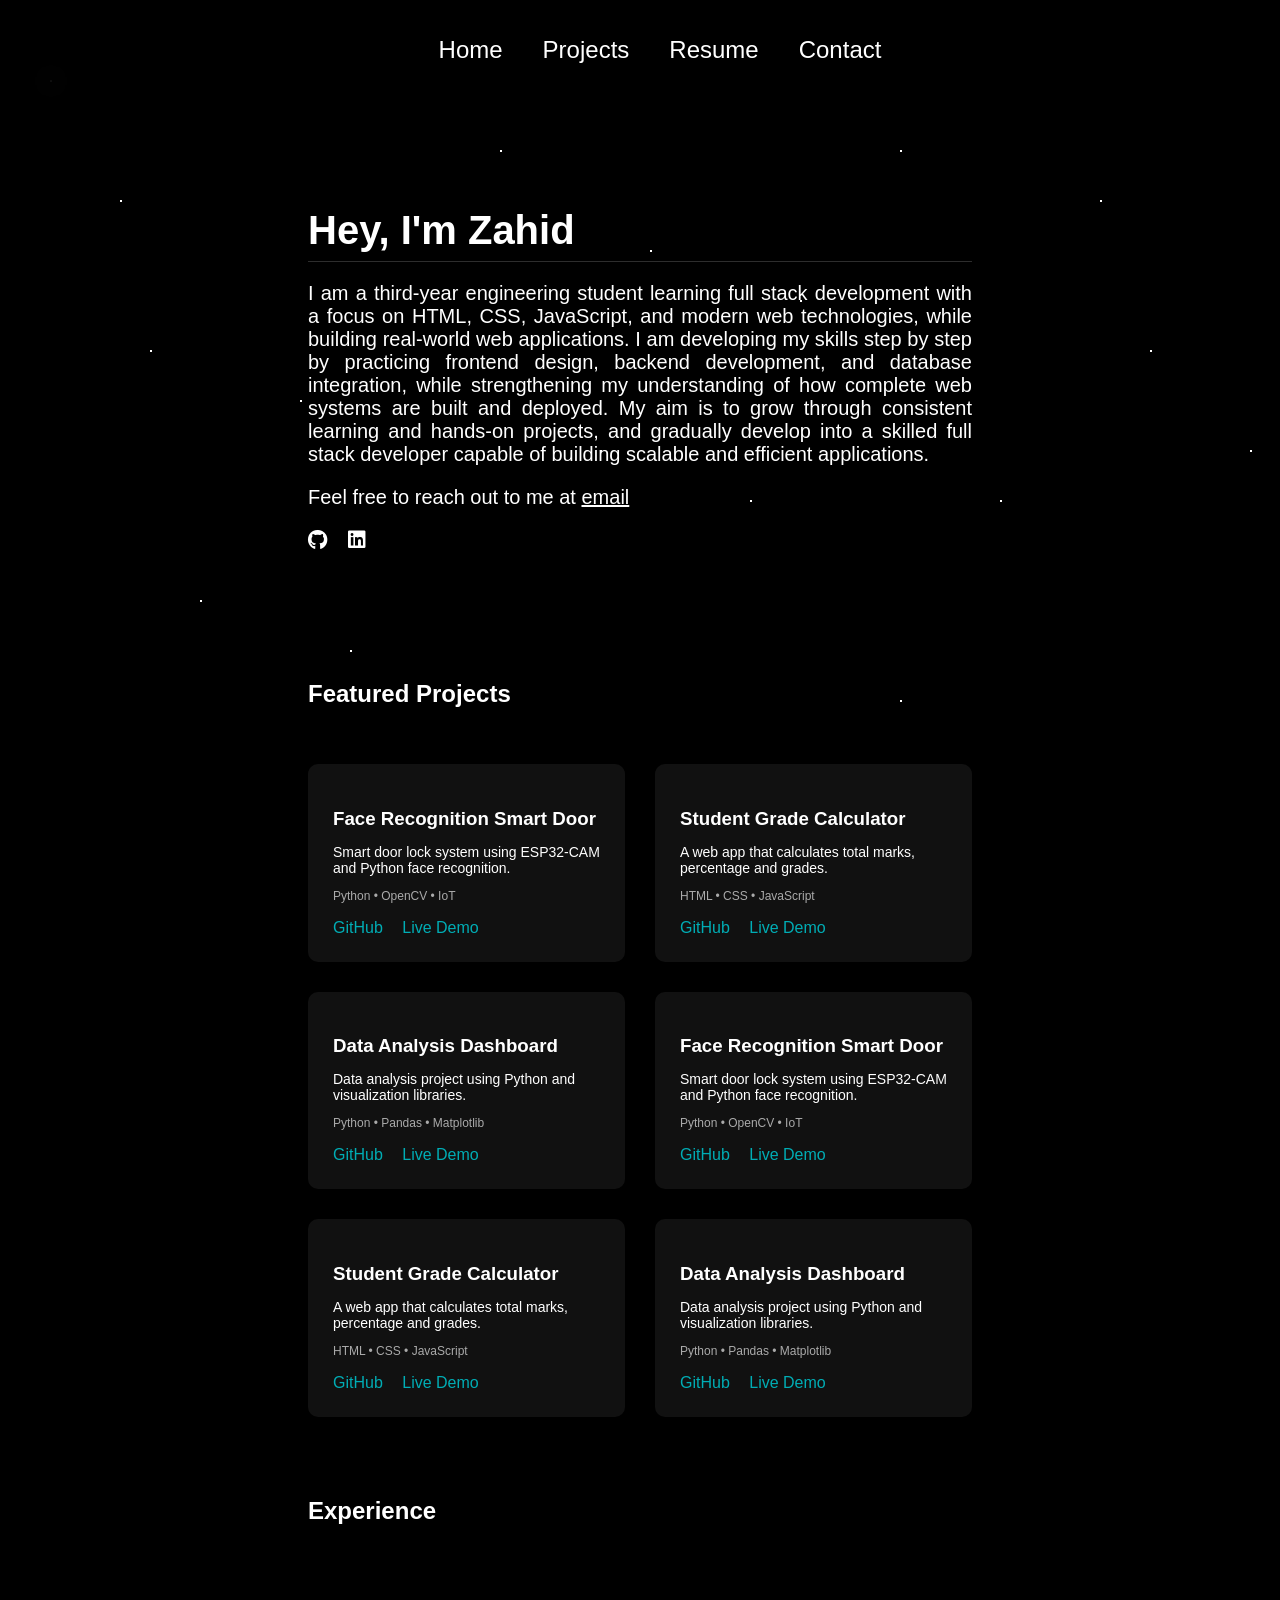
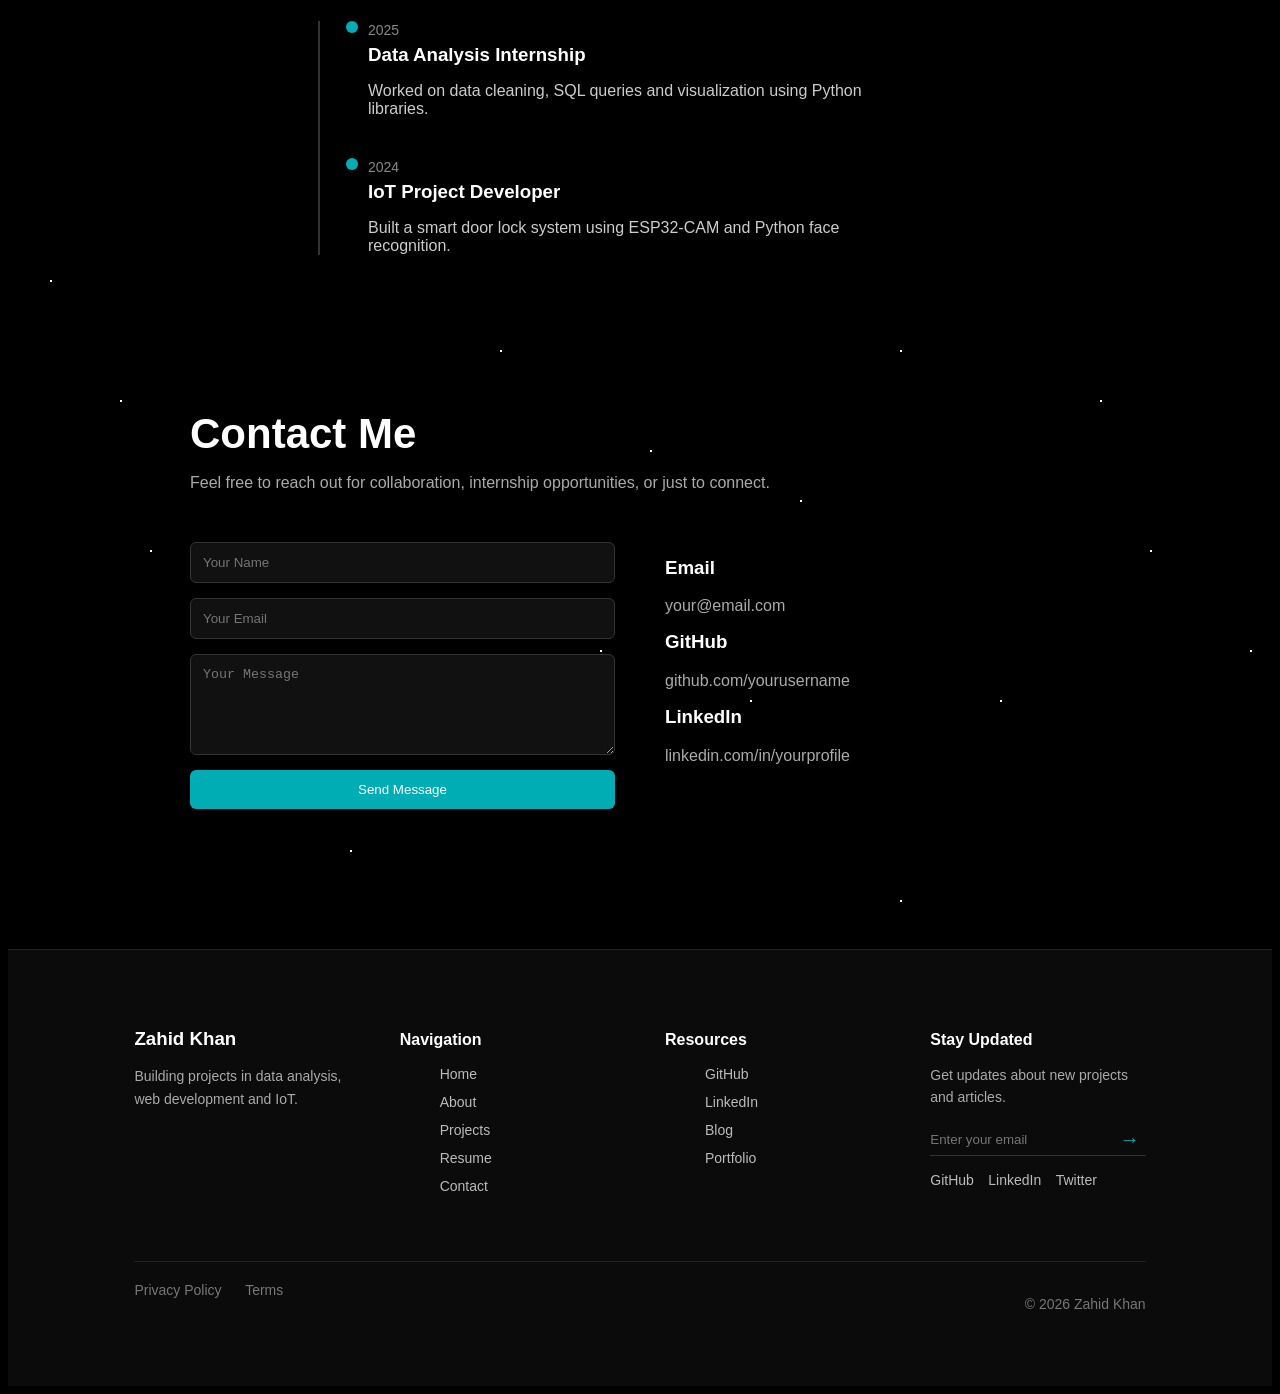
<file: index.html>
<!DOCTYPE html>
<html lang="en">

<head>
    <meta charset="UTF-8">
    <meta name="viewport" content="width=device-width, initial-scale=1.0">
    <link rel="preconnect" href="https://fonts.googleapis.com">
    <link rel="preconnect" href="https://fonts.gstatic.com" crossorigin>
    <link
        href="https://fonts.googleapis.com/css2?family=Playfair+Display:ital,wght@0,400..900;1,400..900&family=Poppins:ital,wght@0,100;0,200;0,300;0,400;0,500;0,600;0,700;0,800;0,900;1,100;1,200;1,300;1,400;1,500;1,600;1,700;1,800;1,900&family=Rubik+Scribble&display=swap"
        rel="stylesheet">
    <link rel="stylesheet" href="https://cdnjs.cloudflare.com/ajax/libs/font-awesome/6.5.1/css/all.min.css">

    <title>Document</title>
    <link rel="stylesheet" href="style.css">
</head>

<body>
    <div class="stars"></div>
    <div class="stars2"></div>
    

    <!-- <div class="container">
        <h1> ZAHID PORTFOLIO </h1>
        <nav>
            <ul>
                <li><a href="/">About</a></li>
                <li><a href="/">Contact</a></li>
                <li><a href="/">Project</a></li>
                <li><a href="/">Blog</a></li>
                <li><a href="/">Contact</a></li>
            </ul>
        </nav>
    </div><hr><br> -->
    <div class="navbar">
        <ul class="nav-menu">
            <li><a href="index.html">Home</a></li>

            <li><a href="#projects">Projects</a></li>
            <li><a href="resume.html">Resume</a></li>
            <li><a href="#contact">Contact</a></li>
        </ul>
        
    </div>

    <div class="container">
        <div class="intro">Hey, I'm Zahid</div>
        <hr>
        <div class="para">
            <p>
                I am a third-year engineering student learning full stack development with a focus on HTML, CSS, JavaScript, and modern web technologies, while building real-world web applications. I am developing my skills step by step by practicing frontend design, backend development, and database integration, while strengthening my understanding of how complete web systems are built and deployed. My aim is to grow through consistent learning and hands-on projects, and gradually develop into a skilled full stack developer capable of building scalable and efficient applications.
            </p>
        </div>
        <div class="email">
            <p>Feel free to reach out to me at <a href="mailto:zahidmohdislam.official@gmail.com">email</a></p>

            <a href="https://github.com/khaanzahid" target="_blank" class="icon-github" >
                <i class="fa-brands fa-github"></i>
            </a>


            <a href="https://linkedin.com/in/zahid-khan-51383b29a" target="_blank" class="icon-linkedin">
                <i class="fa-brands fa-linkedin"></i>
            </a>
        </div>
    </div><br>
    <section class="projects" id="projects" ><br><br><br><br><br>

        <h1>Featured Projects</h1><br><br>

        <div class="project-container">

            <div class="project-card">
                <h3>Face Recognition Smart Door</h3>
                <p>Smart door lock system using ESP32-CAM and Python face recognition.</p>
                <span>Python • OpenCV • IoT</span>

                <div class="project-links">
                    <a href="#">GitHub</a>
                    <a href="#">Live Demo</a>
                </div>
            </div>

            <div class="project-card">
                <h3>Student Grade Calculator</h3>
                <p>A web app that calculates total marks, percentage and grades.</p>
                <span>HTML • CSS • JavaScript</span>

                <div class="project-links">
                    <a href="#">GitHub</a>
                    <a href="#">Live Demo</a>
                </div>
            </div>

            <div class="project-card">
                <h3>Data Analysis Dashboard</h3>
                <p>Data analysis project using Python and visualization libraries.</p>
                <span>Python • Pandas • Matplotlib</span>

                <div class="project-links">
                    <a href="#">GitHub</a>
                    <a href="#">Live Demo</a>
                </div>
            </div>

            <div class="project-card">
                <h3>Face Recognition Smart Door</h3>
                <p>Smart door lock system using ESP32-CAM and Python face recognition.</p>
                <span>Python • OpenCV • IoT</span>

                <div class="project-links">
                    <a href="#">GitHub</a>
                    <a href="#">Live Demo</a>
                </div>
            </div>

            <div class="project-card">
                <h3>Student Grade Calculator</h3>
                <p>A web app that calculates total marks, percentage and grades.</p>
                <span>HTML • CSS • JavaScript</span>

                <div class="project-links">
                    <a href="#">GitHub</a>
                    <a href="#">Live Demo</a>
                </div>
            </div>

            <div class="project-card">
                <h3>Data Analysis Dashboard</h3>
                <p>Data analysis project using Python and visualization libraries.</p>
                <span>Python • Pandas • Matplotlib</span>

                <div class="project-links">
                    <a href="#">GitHub</a>
                    <a href="#">Live Demo</a>
                </div>
            </div>

        </div>

    </section>

    </div>
    </div>
    <section class="experience"  id="experience">

        <h1>Experience</h1><br><br>

        <div class="timeline">

            <div class="timeline-item">
                <div class="timeline-dot"></div>

                <div class="timeline-content">
                    <span class="year">2025</span>
                    <h3>Data Analysis Internship</h3>
                    <p>Worked on data cleaning, SQL queries and visualization using Python libraries.</p>
                </div>
            </div>

            <div class="timeline-item">
                <div class="timeline-dot"></div>

                <div class="timeline-content">
                    <span class="year">2024</span>
                    <h3>IoT Project Developer</h3>
                    <p>Built a smart door lock system using ESP32-CAM and Python face recognition.</p>
                </div>
            </div>

        </div>

    </section>
    
    <section class="contact" id="contact">

        <h1>Contact Me</h1>

        <p class="contact-intro">
            Feel free to reach out for collaboration, internship opportunities,
            or just to connect.
        </p>


        <div class="contact-container">

            <!-- CONTACT FORM -->

            <form class="contact-form">

                <input type="text" placeholder="Your Name" required>

                <input type="email" placeholder="Your Email" required>

                <textarea placeholder="Your Message" rows="5"></textarea>

                <button type="submit">Send Message</button>

            </form>


            <!-- CONTACT INFO -->

            <div class="contact-info">

                <h3>Email</h3>
                <p>your@email.com</p>

                <h3>GitHub</h3>
                <p>github.com/yourusername</p>

                <h3>LinkedIn</h3>
                <p>linkedin.com/in/yourprofile</p>

            </div>

        </div>

    </section>
    <footer class="footer">

        <div class="footer-container">

            <!-- BRAND -->

            <div class="footer-col">
                <h3> Zahid Khan</h3>
                <p>Building projects in data analysis, web development and IoT.</p>
            </div>


            <!-- NAVIGATION -->

            <div class="footer-col">
                <h4>Navigation</h4>
                <ul>
                    <li><a href="index.html">Home</a></li>
                    <li><a href="#about">About</a></li>
                    <li><a href="#projects">Projects</a></li>
                    <li><a href="resume.html">Resume</a></li>
                    <li><a href="#contact">Contact</a></li>
                </ul>
            </div>


            <!-- RESOURCES -->

            <div class="footer-col">
                <h4>Resources</h4>
                <ul>
                    <li><a href="#">GitHub</a></li>
                    <li><a href="#">LinkedIn</a></li>
                    <li><a href="#">Blog</a></li>
                    <li><a href="#">Portfolio</a></li>
                </ul>
            </div>


            <!-- CONTACT / NEWSLETTER -->

            <div class="footer-col">
                <h4>Stay Updated</h4>

                <p>Get updates about new projects and articles.</p>

                <div class="newsletter">
                    <input type="email" placeholder="Enter your email">
                    <button>→</button>
                </div>

                <div class="socials">
                    <a href="#">GitHub</a>
                    <a href="#">LinkedIn</a>
                    <a href="#">Twitter</a>
                </div>

            </div>

        </div>


        <!-- FOOTER BOTTOM -->

        <div class="footer-bottom">

            <div class="footer-legal">
                <a href="#">Privacy Policy</a>
                <a href="#">Terms</a>
            </div>

            <p>© 2026 Zahid Khan</p>

        </div>

    </footer>
<script src="script.js"></script>
</body>

</html>
</file>
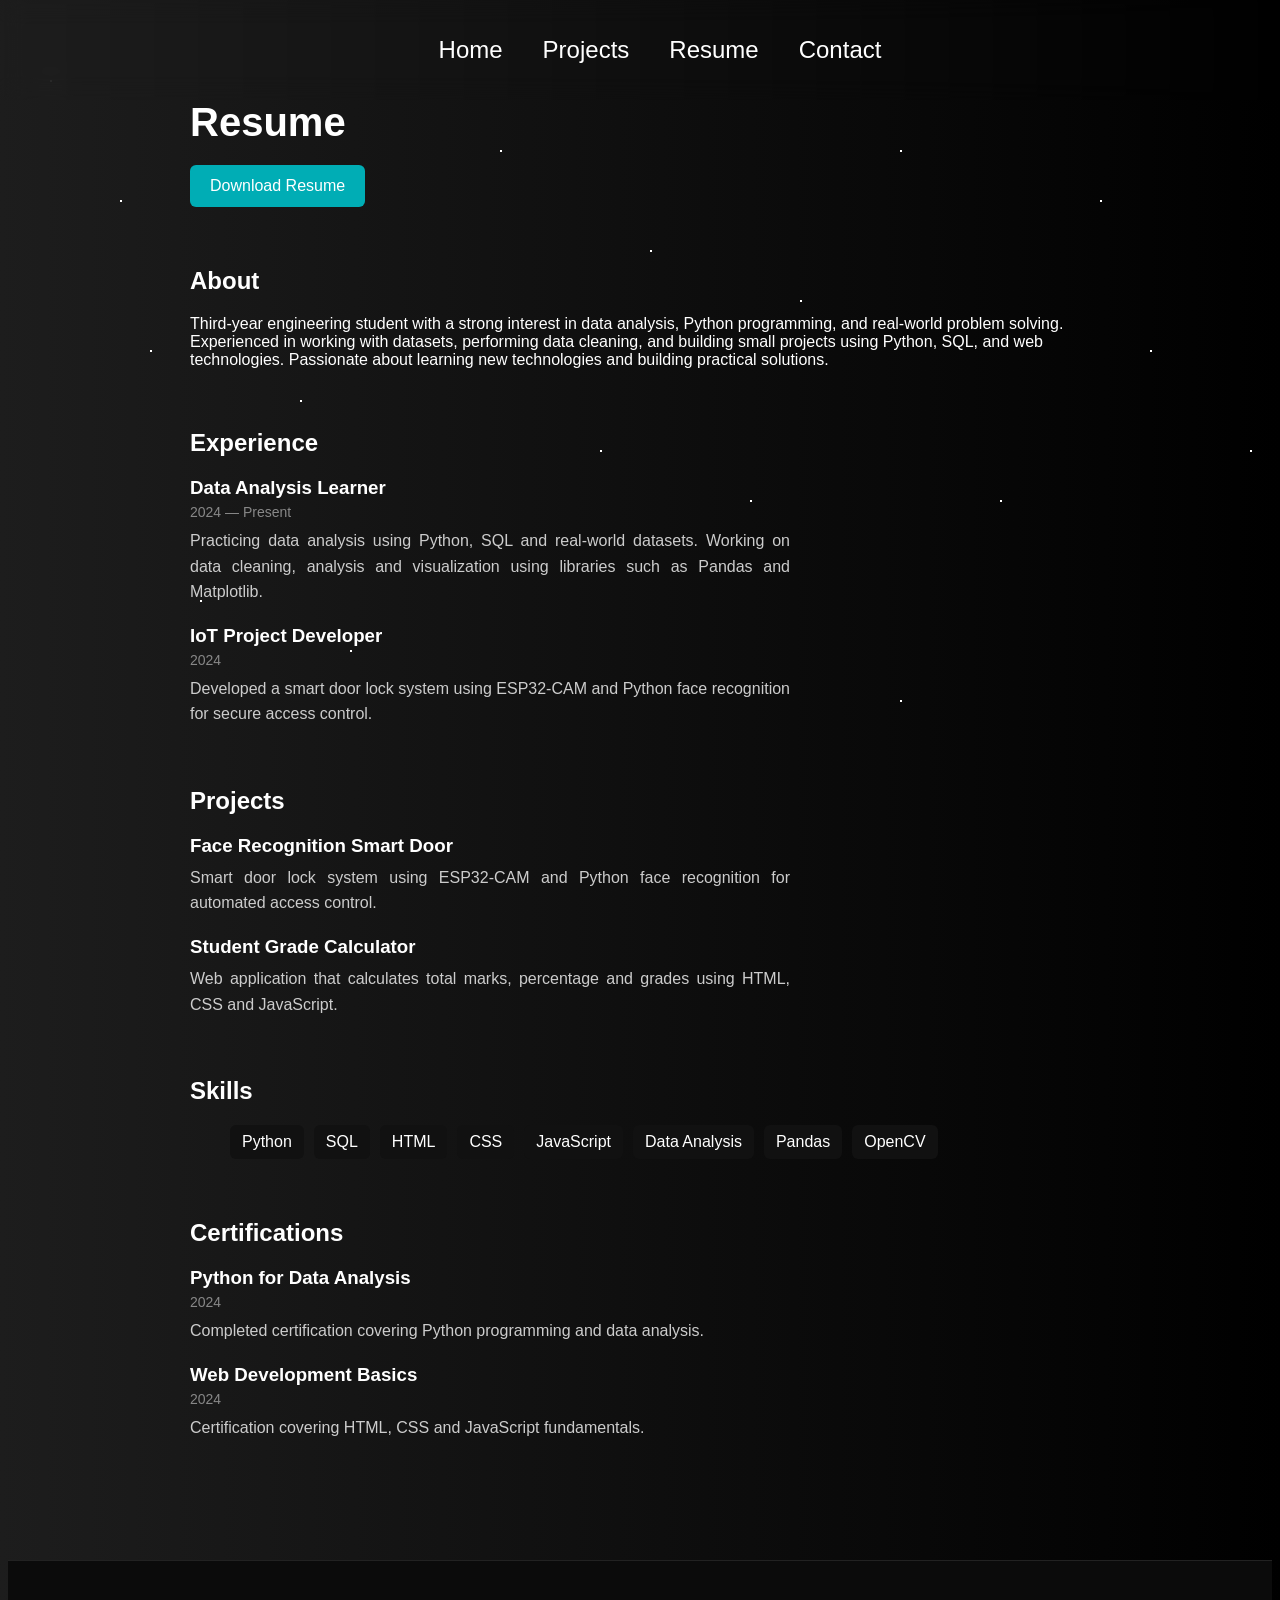
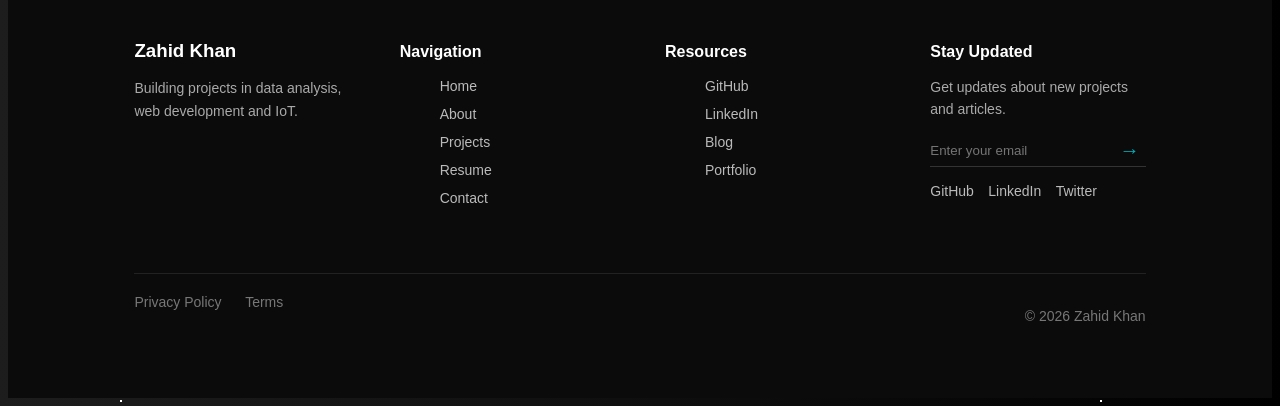
<file: resume.html>
<!DOCTYPE html>
<html lang="en">

<head>
    <meta charset="UTF-8">
    <meta name="viewport" content="width=device-width, initial-scale=1.0">
    <link rel="preconnect" href="https://fonts.googleapis.com">
    <link rel="preconnect" href="https://fonts.gstatic.com" crossorigin>
    <link
        href="https://fonts.googleapis.com/css2?family=Playfair+Display:ital,wght@0,400..900;1,400..900&family=Poppins:ital,wght@0,100;0,200;0,300;0,400;0,500;0,600;0,700;0,800;0,900;1,100;1,200;1,300;1,400;1,500;1,600;1,700;1,800;1,900&family=Rubik+Scribble&display=swap"
        rel="stylesheet">
    <link rel="stylesheet" href="https://cdnjs.cloudflare.com/ajax/libs/font-awesome/6.5.1/css/all.min.css">

    <title>Document</title>
    <link rel="stylesheet" href="resume.css">
</head>

<body>
    <div class="stars"></div>
    <div class="stars2"></div>

    <!-- <div class="container">
        <h1> ZAHID PORTFOLIO </h1>
        <nav>
            <ul>
                <li><a href="/">About</a></li>
                <li><a href="/">Contact</a></li>
                <li><a href="/">Project</a></li>
                <li><a href="/">Blog</a></li>
                <li><a href="/">Contact</a></li>
            </ul>
        </nav>
    </div><hr><br> -->
    <div class="navbar">
        <ul class="nav-menu">
            <li><a href="index.html">Home</a></li>

            <li><a href="index.html#projects">Projects</a></li>
            <li><a href="resume.html">Resume</a></li>
            <li><a href="index.html#contact">Contact</a></li>
        </ul>
    </div>

    <section class="resume">

        <h1>Resume</h1>

        <a href="resume.pdf" download class="resume-download">
            Download Resume
        </a>

        <!-- ABOUT -->

        <div class="resume-section">

            <h2>About</h2>

            <p>
                Third-year engineering student with a strong interest in data analysis,
                Python programming, and real-world problem solving. Experienced in working
                with datasets, performing data cleaning, and building small projects using
                Python, SQL, and web technologies. Passionate about learning new technologies
                and building practical solutions.
            </p>

        </div>


        <!-- EXPERIENCE -->

        <div class="resume-section">

            <h2>Experience</h2>

            <div class="resume-item">
                <h3>Data Analysis Learner</h3>
                <span>2024 — Present</span>
                <p>
                    Practicing data analysis using Python, SQL and real-world datasets.
                    Working on data cleaning, analysis and visualization using libraries
                    such as Pandas and Matplotlib.
                </p>
            </div>

            <div class="resume-item">
                <h3>IoT Project Developer</h3>
                <span>2024</span>
                <p>
                    Developed a smart door lock system using ESP32-CAM and Python face
                    recognition for secure access control.
                </p>
            </div>

        </div>


        <!-- PROJECTS -->

        <div class="resume-section">

            <h2>Projects</h2>

            <div class="resume-item">
                <h3>Face Recognition Smart Door</h3>
                <p>
                    Smart door lock system using ESP32-CAM and Python face recognition
                    for automated access control.
                </p>
            </div>

            <div class="resume-item">
                <h3>Student Grade Calculator</h3>
                <p>
                    Web application that calculates total marks, percentage and grades
                    using HTML, CSS and JavaScript.
                </p>
            </div>

        </div>


        <!-- SKILLS -->

        <div class="resume-section">

            <h2>Skills</h2>

            <ul class="resume-skills">
                <li>Python</li>
                <li>SQL</li>
                <li>HTML</li>
                <li>CSS</li>
                <li>JavaScript</li>
                <li>Data Analysis</li>
                <li>Pandas</li>
                <li>OpenCV</li>
            </ul>

        </div>


        <!-- CERTIFICATIONS -->

        <div class="resume-section">

            <h2>Certifications</h2>

            <div class="resume-item">
                <h3>Python for Data Analysis</h3>
                <span>2024</span>
                <p>Completed certification covering Python programming and data analysis.</p>
            </div>

            <div class="resume-item">
                <h3>Web Development Basics</h3>
                <span>2024</span>
                <p>Certification covering HTML, CSS and JavaScript fundamentals.</p>
            </div>

        </div>

    </section>
    <footer class="footer">

        <div class="footer-container">

            <!-- BRAND -->

            <div class="footer-col">
                <h3> Zahid Khan</h3>
                <p>Building projects in data analysis, web development and IoT.</p>
            </div>


            <!-- NAVIGATION -->

            <div class="footer-col">
                <h4>Navigation</h4>
                <ul>
                    <li><a href="index.html">Home</a></li>
                    <li><a href="#about">About</a></li>
                    <li><a href="#projects">Projects</a></li>
                    <li><a href="resume.html">Resume</a></li>
                    <li><a href="#contact">Contact</a></li>
                </ul>
            </div>


            <!-- RESOURCES -->

            <div class="footer-col">
                <h4>Resources</h4>
                <ul>
                    <li><a href="#">GitHub</a></li>
                    <li><a href="#">LinkedIn</a></li>
                    <li><a href="#">Blog</a></li>
                    <li><a href="#">Portfolio</a></li>
                </ul>
            </div>


            <!-- CONTACT / NEWSLETTER -->

            <div class="footer-col">
                <h4>Stay Updated</h4>

                <p>Get updates about new projects and articles.</p>

                <div class="newsletter">
                    <input type="email" placeholder="Enter your email">
                    <button>→</button>
                </div>

                <div class="socials">
                    <a href="#">GitHub</a>
                    <a href="#">LinkedIn</a>
                    <a href="#">Twitter</a>
                </div>

            </div>

        </div>


        <!-- FOOTER BOTTOM -->

        <div class="footer-bottom">

            <div class="footer-legal">
                <a href="#">Privacy Policy</a>
                <a href="#">Terms</a>
            </div>

            <p>© 2026 Zahid Khan</p>

        </div>

    </footer>
    <script src="script1.js"></script>
</body>

</html>
</file>
<file: style.css>
body {
    background: linear-gradient(to right, #1d1d1d, #000000);
    color: rgb(255, 255, 255);
    font-family: 'Gill Sans', 'Gill Sans MT', Calibri, 'Trebuchet MS', sans-serif;
    /* padding-left: 20px;
    padding-right: 20px; */
}

section {
    opacity: 0;
    transform: translateY(40px);
    transition: 0.6s ease;
    scroll-margin-top: 100px;

}
:root{
--bg-color: #000;
--text-color: #fff;
--card-color: #111;
}

.light-mode{
--bg-color: #ffffff;
--text-color: #000000;
--card-color: #f2f2f2;
}
body{
background: var(--bg-color);
color: var(--text-color);
}

.project-card{
background: var(--card-color);
}
.theme-toggle{
position: absolute;
right: 30px;
cursor: pointer;
font-size: 20px;
}

/* .container {
    display: flex;
    justify-content: space-between;
    align-items: center;
}

nav{
    font-size:larger;
    padding-right: 20px ;
}

nav ul {
    display: flex;
    gap: 25px
    
}

nav ul li {
    list-style: none;
}
nav ul li a {
    text-decoration: none;
    color:rgb(255, 255, 255)
}
hr{
    padding: 0px;
} */
/* STAR BACKGROUND */

/* STAR CONTAINER */

.stars,
.stars2 {
    position: fixed;
    width: 100%;
    height: 200%;
    top: 0;
    left: 0;
    z-index: -1;
}

/* First star layer */

.stars::after {
    content: "";
    position: absolute;
    width: 2px;
    height: 2px;
    background: transparent;

    box-shadow:
        50px 80px white,
        120px 200px white,
        300px 400px white,
        500px 150px white,
        800px 300px white,
        1000px 500px white,
        200px 600px white,
        900px 700px white,
        1100px 200px white,
        600px 450px white,
        1400px 300px white,
        150px 350px white,
        350px 650px white,
        900px 150px white,
        1250px 450px white,
        1450px 650px white,
        750px 500px white,
        650px 250px white,
        1150px 350px white,
        1350px 550px white;

    animation: moveStars 40s linear infinite;
}

/* Second layer for continuous effect */

.stars2::after {
    content: "";
    position: absolute;
    top: 100%;
    width: 2px;
    height: 2px;
    background: transparent;

    box-shadow:
        50px 80px white,
        120px 200px white,
        300px 400px white,
        500px 150px white,
        800px 300px white,
        1000px 500px white,
        200px 600px white,
        900px 700px white,
        1100px 200px white,
        600px 450px white,
        1400px 300px white,
        150px 350px white,
        350px 650px white,
        900px 150px white,
        1250px 450px white,
        1450px 650px white,
        750px 500px white,
        650px 250px white,
        1150px 350px white,
        1350px 550px white;

    animation: moveStars 40s linear infinite;
}

/* Animation */

@keyframes moveStars {
    from {
        transform: translateY(0);
    }

    to {
        transform: translateY(-100%);
    }
}

/* NAVBAR */

.navbar {
    width: 100%;
    display: flex;
    justify-content: center;
    align-items: center;
    padding: 25px 0;
    position: fixed;
    top: 0;
    left: 0;
    width: 100%;
    display: flex;
    justify-content: center;
    padding: 20px 0;
    background: rgba(0, 0, 0, 0.6);
    backdrop-filter: blur(10px);
    z-index: 1000;
    background: rgba(0, 0, 0, 0);
    backdrop-filter: blur(12px);
    /* border-bottom: 1px solid #222; */
}

.nav-menu {
    display: flex;
    justify-content: center;
    gap: 40px;
    list-style: none;
}

.nav-menu a {
    text-decoration: none;
    color: white;
    font-size: 24px;
    transition: 0.3s;
}

.nav-menu a:hover {
    color: #00adb5;
}

.container {
    padding-left: 300px;
    padding-right: 300px;
    padding-top: 200px;
}

.intro {
    font-size: 40px;
    font-weight: bolder;
}

hr {
    border: none;
    border-top: 1px solid rgba(50, 50, 50, 0.904);
}

.para p {
    text-align: justify;
    font-size: 20px;
}

.email p {
    font-size: 20px;
}

.email a {
    color: rgb(255, 255, 255);
    font-size: 20px;
}

/* .email a:hover {
    color: rgb(192, 33, 33);
} */

.icon-github {
    font-size: 30px;
    color: #333;
    margin-right: 15px;
    text-decoration: none;
}

.icon-github:hover {
    color: #720476;
    /* LinkedIn blue */
}

.icon-linkedin {
    font-size: 30px;
    color: #333;
    margin-right: 15px;
    text-decoration: none;
}

.icon-linkedin:hover {
    color: #0077b5;
    /* LinkedIn blue */
}

.project {
    padding-left: 300px;
    padding-right: 300px;
}

/* PROJECT SECTION */

.projects {

    padding-left: 300px;
    padding-right: 300px;
}

.projects h2 {
    font-size: 32px;
    margin-bottom: 40px;
}

/* project grid */

.project-container {
    display: grid;
    grid-template-columns: repeat(auto-fit, minmax(250px, 1fr));
    gap: 30px;
}

/* project card */

.project-card {
    background: #111;
    padding: 25px;
    border-radius: 10px;
    transition: 0.3s;
}

.project-card:hover {
    transform: translateY(-8px);
    box-shadow: 0 10px 25px rgba(0, 0, 0, 0.6);
}

.project-card h3 {
    margin-bottom: 10px;
}

.project-card p {
    font-size: 14px;
    margin-bottom: 10px;
}

.project-card span {
    font-size: 12px;
    color: #aaa;
}

.project-links {
    margin-top: 15px;
}

.project-links a {
    margin-right: 15px;
    text-decoration: none;
    color: #00adb5;
}

/* EXPERIENCE */

.experience {
    margin-top: 80px;
    padding-left: 300px;
    padding-right: 300px;
}

/* timeline container */

.timeline {
    position: relative;
    margin-top: 40px;
    padding-left: 40px;
}

/* vertical line */

.timeline::before {
    content: "";
    position: absolute;
    left: 10px;
    top: 0;
    width: 2px;
    height: 100%;
    background: #333;
}

/* timeline item */

.timeline-item {
    position: relative;
    margin-bottom: 40px;
}

/* dot */

.timeline-dot {
    position: absolute;
    left: -2px;
    width: 12px;
    height: 12px;
    background: #00adb5;
    border-radius: 50%;
}

/* content */

.timeline-content {
    margin-left: 20px;
}

.year {
    font-size: 14px;
    color: #888;
}

.timeline-content h3 {
    margin: 5px 0;
}

.timeline-content p {
    color: #ccc;
    max-width: 500px;
}

/* CONTACT SECTION */

.contact {
    max-width: 900px;
    margin: 100px auto;
    padding: 20px;
}

.contact h1 {
    font-size: 42px;
    margin-bottom: 10px;
}

.contact-intro {
    color: #aaa;
    margin-bottom: 50px;
}


/* CONTACT LAYOUT */

.contact-container {
    display: grid;
    grid-template-columns: 1fr 1fr;
    gap: 50px;
}


/* FORM */

.contact-form {
    display: flex;
    flex-direction: column;
    gap: 15px;
}

.contact-form input,
.contact-form textarea {
    background: #111;
    border: 1px solid #333;
    padding: 12px;
    color: white;
    border-radius: 6px;
}

.contact-form button {
    padding: 12px;
    background: #00adb5;
    border: none;
    color: white;
    border-radius: 6px;
    cursor: pointer;
}

.contact-form button:hover {
    background: #008f96;
}


/* CONTACT INFO */

.contact-info h3 {
    margin-top: 15px;
}

.contact-info p {
    color: #aaa;
    margin-top: 5px;
}


/* RESPONSIVE */

@media(max-width:768px) {

    .contact-container {
        grid-template-columns: 1fr;
    }

}





.footer {
    background: #0b0b0b;
    padding: 60px 10%;
    margin-top: 120px;
    border-top: 1px solid #222;
}

.footer-container {
    display: grid;
    grid-template-columns: repeat(auto-fit, minmax(200px, 1fr));
    gap: 50px;
}

.footer-col h3 {
    margin-bottom: 15px;
}

.footer-col h4 {
    margin-bottom: 15px;
}

.footer-col p {
    color: #aaa;
    font-size: 14px;
    line-height: 1.6;
}

.footer-col ul {
    list-style: none;
}

.footer-col ul li {
    margin-bottom: 10px;
}

.footer-col a {
    text-decoration: none;
    color: #bbb;
    font-size: 14px;
}

.footer-col a:hover {
    color: #00adb5;
}

/* newsletter */

.newsletter {
    display: flex;
    margin-top: 15px;
    border-bottom: 1px solid #333;
}

.newsletter input {
    background: none;
    border: none;
    outline: none;
    color: white;
    padding: 8px 0;
    flex: 1;
}

.newsletter button {
    background: none;
    border: none;
    color: #00adb5;
    font-size: 20px;
    cursor: pointer;
}

/* socials */

.socials {
    margin-top: 15px;
}

.socials a {
    margin-right: 10px;
    font-size: 14px;
}

/* bottom */

.footer-bottom {
    margin-top: 50px;
    padding-top: 20px;
    border-top: 1px solid #222;
    display: flex;
    justify-content: space-between;
    flex-wrap: wrap;
    font-size: 14px;
    color: #777;
}

.footer-legal a {
    margin-right: 20px;
    color: #777;
    text-decoration: none;
}

.footer-legal a:hover {
    color: #00adb5;
}
</file>
<file: resume.css>
body {
    background: linear-gradient(to right, #1d1d1d, #000000);
    color: rgb(255, 255, 255);
    font-family: 'Gill Sans', 'Gill Sans MT', Calibri, 'Trebuchet MS', sans-serif;
    /* padding-left: 20px;
    padding-right: 20px; */
}

/* .container {
    display: flex;
    justify-content: space-between;
    align-items: center;
}

nav{
    font-size:larger;
    padding-right: 20px ;
}

nav ul {
    display: flex;
    gap: 25px
    
}

nav ul li {
    list-style: none;
}
nav ul li a {
    text-decoration: none;
    color:rgb(255, 255, 255)
}
hr{
    padding: 0px;
} */
/* STAR BACKGROUND */

/* STAR CONTAINER */

.stars, .stars2 {
    position: fixed;
    width: 100%;
    height: 200%;
    top: 0;
    left: 0;
    z-index: -1;
}

/* First star layer */

.stars::after {
    content: "";
    position: absolute;
    width: 2px;
    height: 2px;
    background: transparent;

    box-shadow:
        50px 80px white,
        120px 200px white,
        300px 400px white,
        500px 150px white,
        800px 300px white,
        1000px 500px white,
        200px 600px white,
        900px 700px white,
        1100px 200px white,
        600px 450px white,
        1400px 300px white,
        150px 350px white,
        350px 650px white,
        900px 150px white,
        1250px 450px white,
        1450px 650px white,
        750px 500px white,
        650px 250px white,
        1150px 350px white,
        1350px 550px white;

    animation: moveStars 40s linear infinite;
}

/* Second layer for continuous effect */

.stars2::after {
    content: "";
    position: absolute;
    top: 100%;
    width: 2px;
    height: 2px;
    background: transparent;

    box-shadow:
        50px 80px white,
        120px 200px white,
        300px 400px white,
        500px 150px white,
        800px 300px white,
        1000px 500px white,
        200px 600px white,
        900px 700px white,
        1100px 200px white,
        600px 450px white,
        1400px 300px white,
        150px 350px white,
        350px 650px white,
        900px 150px white,
        1250px 450px white,
        1450px 650px white,
        750px 500px white,
        650px 250px white,
        1150px 350px white,
        1350px 550px white;

    animation: moveStars 40s linear infinite;
}

/* Animation */

@keyframes moveStars {
    from {
        transform: translateY(0);
    }
    to {
        transform: translateY(-100%);
    }
}

/* NAVBAR */

.navbar {
    width: 100%;
    display: flex;
    justify-content: center;
    align-items: center;
    padding: 25px 0;
    position: fixed;
    top: 0;
    left: 0;
    width: 100%;
    display: flex;
    justify-content: center;
    padding: 20px 0;
    background: rgba(0, 0, 0, 0.6);
    backdrop-filter: blur(10px);
    z-index: 1000;
    background: rgba(0, 0, 0, 0);
    backdrop-filter: blur(12px);
    /* border-bottom: 1px solid #222; */
}

.nav-menu {
    display: flex;
    justify-content: center;
    gap: 40px;
    list-style: none;
}

.nav-menu a {
    text-decoration: none;
    color: white;
    font-size: 24px;
    transition: 0.3s;
}

.nav-menu a:hover {
    color: #00adb5;
}



/* RESUME SECTION */

.resume{
max-width:800px;
margin:100px auto;
padding:20px;
padding-left: 350px;
padding-right: 350px;
}

.resume h1{
font-size:42px;
margin-bottom:10px;
}

.resume-intro{
color:#aaa;
margin-bottom:30px;
}


/* DOWNLOAD BUTTON */

.download-btn{
display:inline-block;
margin-bottom:40px;
padding:12px 22px;
background:#00adb5;
color:white;
text-decoration:none;
border-radius:6px;
}

.download-btn:hover{
background:#008f96;
}


/* RESUME ITEMS */

.resume-item{
margin-bottom:30px;
}

.resume-item h3{
margin-bottom:5px;
}

.resume-item span{
font-size:14px;
color:#888;
}

.resume-item p{
margin-top:8px;
color:#ccc;
line-height:1.6;
text-align: justify;
}


/* SKILLS */

.skills{
display:flex;
flex-wrap:wrap;
gap:10px;
margin-top:10px;
}

.skills li{
background:#696565;
padding:8px 12px;
border-radius:6px;
list-style:none;
}

.resume{
max-width:900px;
margin:100px auto;
padding:0 20px;
}

.resume h1{
font-size:40px;
margin-bottom:20px;
}

.resume-download{
display:inline-block;
margin-bottom:40px;
padding:12px 20px;
background:#00adb5;
color:white;
text-decoration:none;
border-radius:6px;
}

.resume-download:hover{
background:#008f96;
}

.resume-section{
margin-bottom:60px;
}

.resume-section h2{
margin-bottom:20px;
}

.resume-item{
margin-bottom:20px;
}

.resume-item span{
font-size:14px;
color:#888;
display:block;
margin-bottom:5px;
}

.resume-item p{
color:#ccc;
line-height:1.6;
max-width:600px;
}

.resume-skills{
display:flex;
flex-wrap:wrap;
gap:10px;
}

.resume-skills li{
background:#111;
padding:8px 12px;
border-radius:6px;
list-style:none;
}

.footer{
background:#0b0b0b;
padding:60px 10%;
margin-top:120px;
border-top:1px solid #222;
}

.footer-container{
display:grid;
grid-template-columns:repeat(auto-fit,minmax(200px,1fr));
gap:50px;
}

.footer-col h3{
margin-bottom:15px;
}

.footer-col h4{
margin-bottom:15px;
}

.footer-col p{
color:#aaa;
font-size:14px;
line-height:1.6;
}

.footer-col ul{
list-style:none;
}

.footer-col ul li{
margin-bottom:10px;
}

.footer-col a{
text-decoration:none;
color:#bbb;
font-size:14px;
}

.footer-col a:hover{
color:#00adb5;
}

/* newsletter */

.newsletter{
display:flex;
margin-top:15px;
border-bottom:1px solid #333;
}

.newsletter input{
background:none;
border:none;
outline:none;
color:white;
padding:8px 0;
flex:1;
}

.newsletter button{
background:none;
border:none;
color:#00adb5;
font-size:20px;
cursor:pointer;
}

/* socials */

.socials{
margin-top:15px;
}

.socials a{
margin-right:10px;
font-size:14px;
}

/* bottom */

.footer-bottom{
margin-top:50px;
padding-top:20px;
border-top:1px solid #222;
display:flex;
justify-content:space-between;
flex-wrap:wrap;
font-size:14px;
color:#777;
}

.footer-legal a{
margin-right:20px;
color:#777;
text-decoration:none;
}

.footer-legal a:hover{
color:#00adb5;
}
</file>
